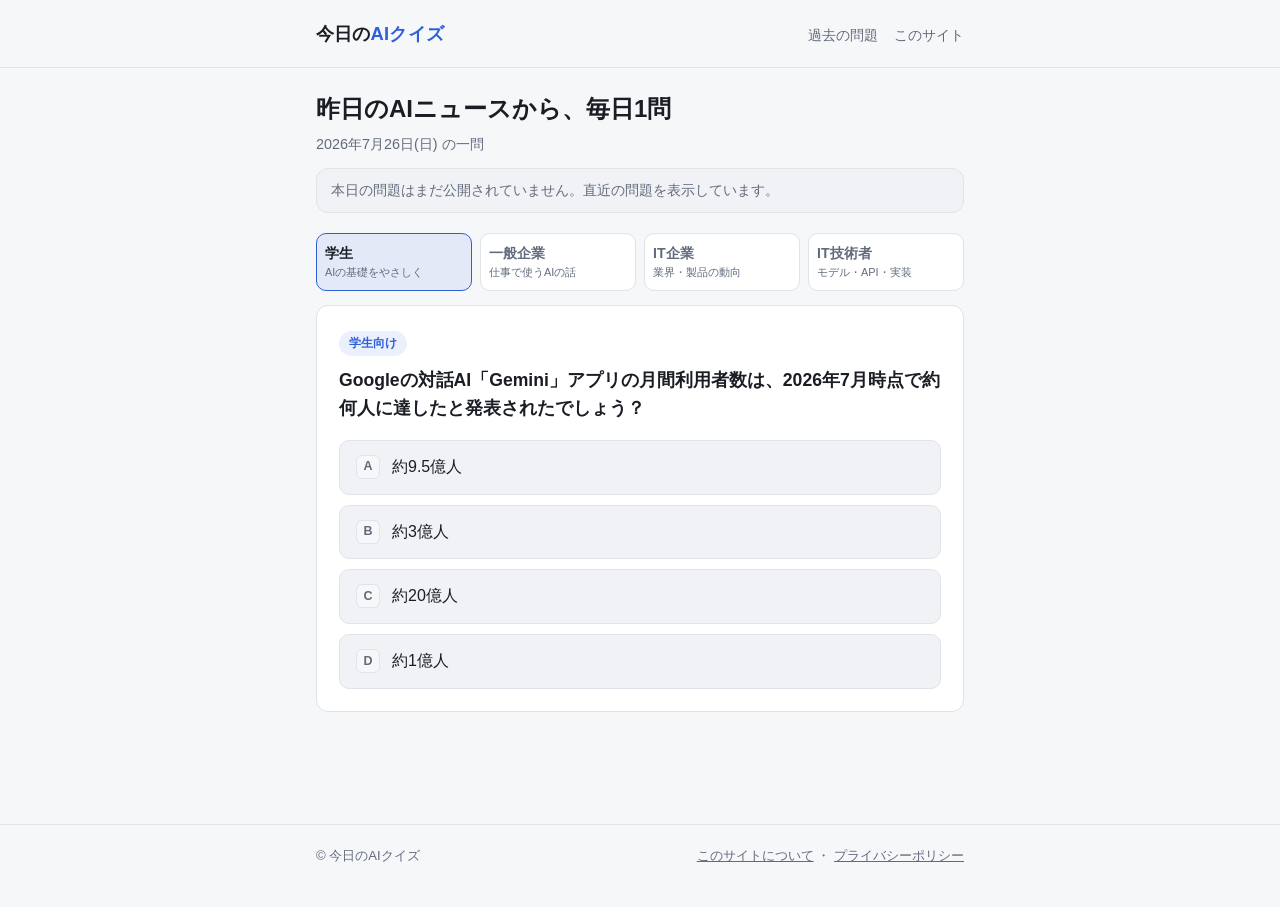
<file: index.html>
<!DOCTYPE html>
<html lang="ja">
  <head>
    <meta charset="UTF-8" />
    <meta name="viewport" content="width=device-width, initial-scale=1" />
    <title>今日のAIクイズ | 毎日1問・AIニュース4択クイズ</title>
    <meta
      name="description"
      content="前日のAIニュースから作った4択クイズを毎日1問だけ出題。学生・一般企業・IT企業・IT技術者の4レベルから選べます。登録不要、通勤通学のすきま時間に30秒。"
    />
    <link rel="stylesheet" href="assets/style.css" />
  </head>
  <body data-page="quiz">
    <header class="site-header">
      <div class="wrap">
        <a class="logo" href="index.html">今日の<span>AIクイズ</span></a>
        <nav class="site-nav">
          <a href="archive.html">過去の問題</a>
          <a href="about.html">このサイト</a>
        </nav>
      </div>
    </header>

    <main class="wrap">
      <div class="hero">
        <h1>昨日のAIニュースから、毎日1問</h1>
        <p class="quiz-date" id="quiz-date">読み込み中…</p>
        <p class="stale-notice hidden" id="stale-notice"></p>
      </div>

      <div class="ad-slot" id="ad-top"></div>

      <div id="segment-tabs"></div>
      <div id="quiz-root"></div>

      <div class="ad-slot" id="ad-bottom"></div>
    </main>

    <footer class="site-footer">
      <div class="wrap">
        <span>&copy; 今日のAIクイズ</span>
        <span>
          <a href="about.html">このサイトについて</a> ・
          <a href="privacy.html">プライバシーポリシー</a>
        </span>
      </div>
    </footer>

    <script src="assets/app.js"></script>
  </body>
</html>
</file>
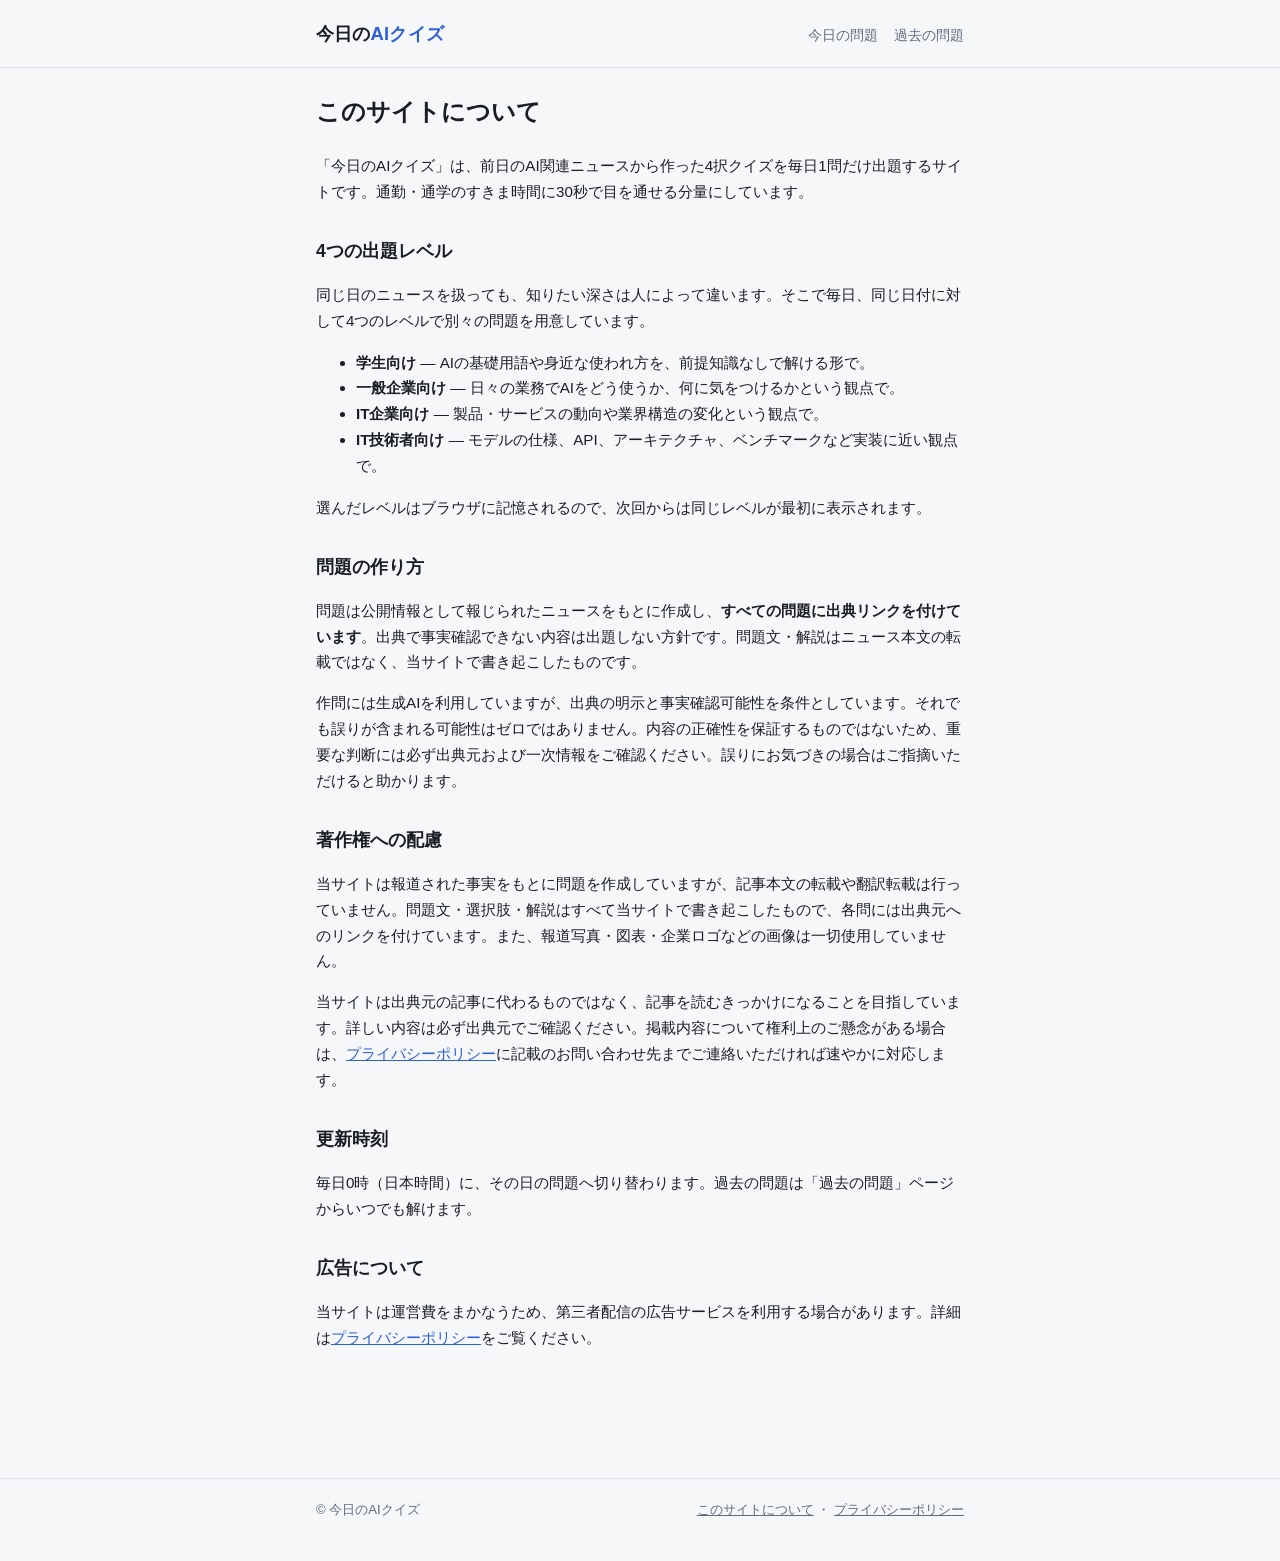
<file: about.html>
<!DOCTYPE html>
<html lang="ja">
  <head>
    <meta charset="UTF-8" />
    <meta name="viewport" content="width=device-width, initial-scale=1" />
    <title>このサイトについて | 今日のAIクイズ</title>
    <meta
      name="description"
      content="今日のAIクイズの趣旨、出題レベルの違い、問題の作り方と出典の扱いについて説明しています。"
    />
    <link rel="stylesheet" href="assets/style.css" />
  </head>
  <body data-page="about">
    <header class="site-header">
      <div class="wrap">
        <a class="logo" href="index.html">今日の<span>AIクイズ</span></a>
        <nav class="site-nav">
          <a href="index.html">今日の問題</a>
          <a href="archive.html">過去の問題</a>
        </nav>
      </div>
    </header>

    <main class="wrap prose">
      <h1>このサイトについて</h1>

      <p>
        「今日のAIクイズ」は、前日のAI関連ニュースから作った4択クイズを毎日1問だけ出題するサイトです。通勤・通学のすきま時間に30秒で目を通せる分量にしています。
      </p>

      <h2>4つの出題レベル</h2>
      <p>
        同じ日のニュースを扱っても、知りたい深さは人によって違います。そこで毎日、同じ日付に対して4つのレベルで別々の問題を用意しています。
      </p>
      <ul>
        <li><strong>学生向け</strong> — AIの基礎用語や身近な使われ方を、前提知識なしで解ける形で。</li>
        <li><strong>一般企業向け</strong> — 日々の業務でAIをどう使うか、何に気をつけるかという観点で。</li>
        <li><strong>IT企業向け</strong> — 製品・サービスの動向や業界構造の変化という観点で。</li>
        <li>
          <strong>IT技術者向け</strong> — モデルの仕様、API、アーキテクチャ、ベンチマークなど実装に近い観点で。
        </li>
      </ul>
      <p>選んだレベルはブラウザに記憶されるので、次回からは同じレベルが最初に表示されます。</p>

      <h2>問題の作り方</h2>
      <p>
        問題は公開情報として報じられたニュースをもとに作成し、<strong>すべての問題に出典リンクを付けています</strong>。出典で事実確認できない内容は出題しない方針です。問題文・解説はニュース本文の転載ではなく、当サイトで書き起こしたものです。
      </p>
      <p>
        作問には生成AIを利用していますが、出典の明示と事実確認可能性を条件としています。それでも誤りが含まれる可能性はゼロではありません。内容の正確性を保証するものではないため、重要な判断には必ず出典元および一次情報をご確認ください。誤りにお気づきの場合はご指摘いただけると助かります。
      </p>

      <h2>著作権への配慮</h2>
      <p>
        当サイトは報道された事実をもとに問題を作成していますが、記事本文の転載や翻訳転載は行っていません。問題文・選択肢・解説はすべて当サイトで書き起こしたもので、各問には出典元へのリンクを付けています。また、報道写真・図表・企業ロゴなどの画像は一切使用していません。
      </p>
      <p>
        当サイトは出典元の記事に代わるものではなく、記事を読むきっかけになることを目指しています。詳しい内容は必ず出典元でご確認ください。掲載内容について権利上のご懸念がある場合は、<a href="privacy.html">プライバシーポリシー</a>に記載のお問い合わせ先までご連絡いただければ速やかに対応します。
      </p>

      <h2>更新時刻</h2>
      <p>毎日0時（日本時間）に、その日の問題へ切り替わります。過去の問題は「過去の問題」ページからいつでも解けます。</p>

      <h2>広告について</h2>
      <p>
        当サイトは運営費をまかなうため、第三者配信の広告サービスを利用する場合があります。詳細は<a href="privacy.html">プライバシーポリシー</a>をご覧ください。
      </p>
    </main>

    <footer class="site-footer">
      <div class="wrap">
        <span>&copy; 今日のAIクイズ</span>
        <span>
          <a href="about.html">このサイトについて</a> ・
          <a href="privacy.html">プライバシーポリシー</a>
        </span>
      </div>
    </footer>
  </body>
</html>
</file>
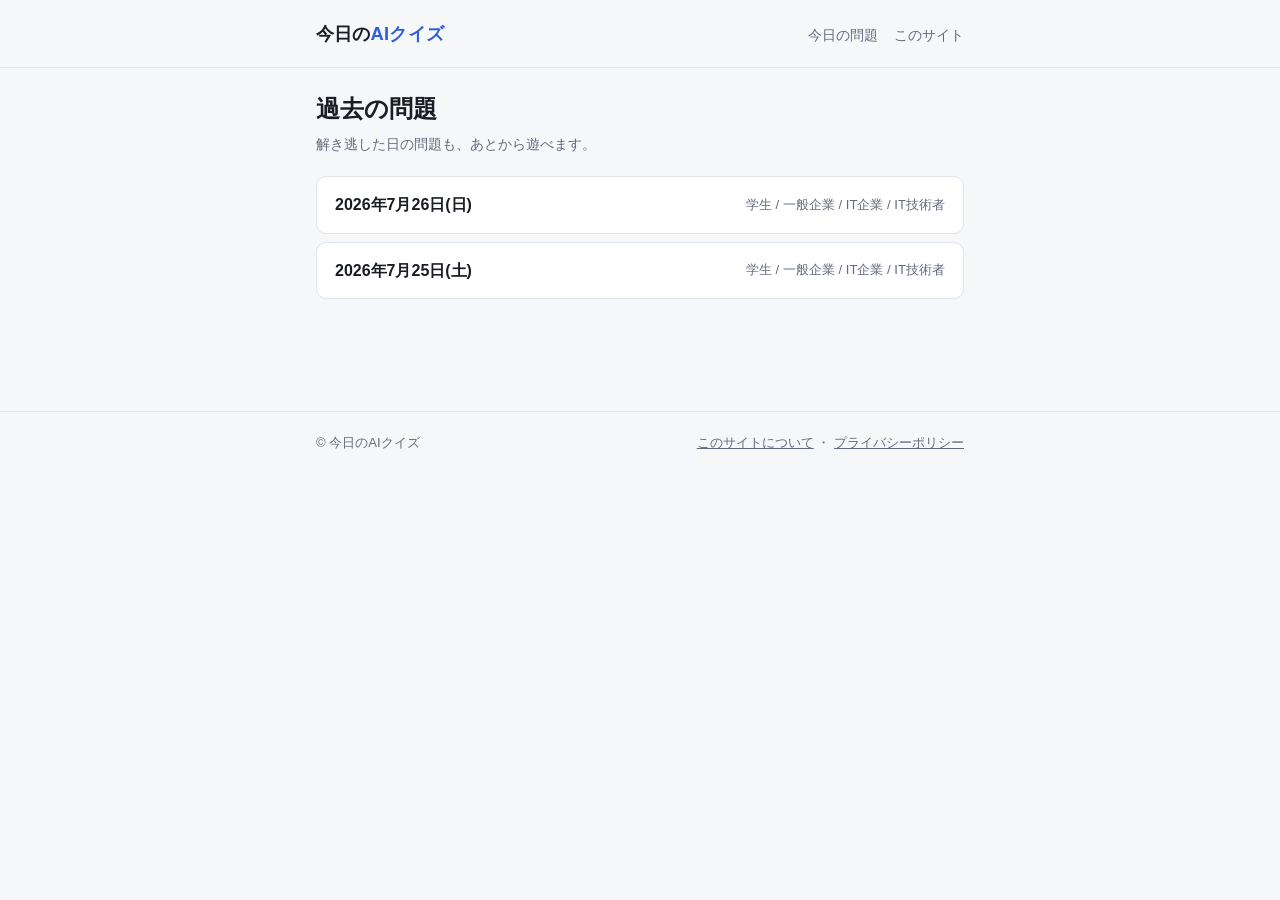
<file: archive.html>
<!DOCTYPE html>
<html lang="ja">
  <head>
    <meta charset="UTF-8" />
    <meta name="viewport" content="width=device-width, initial-scale=1" />
    <title>過去の問題 | 今日のAIクイズ</title>
    <meta name="description" content="今日のAIクイズの過去出題分の一覧。解き逃した日の問題もあとから遊べます。" />
    <link rel="stylesheet" href="assets/style.css" />
  </head>
  <body data-page="archive">
    <header class="site-header">
      <div class="wrap">
        <a class="logo" href="index.html">今日の<span>AIクイズ</span></a>
        <nav class="site-nav">
          <a href="index.html">今日の問題</a>
          <a href="about.html">このサイト</a>
        </nav>
      </div>
    </header>

    <main class="wrap">
      <div class="hero">
        <h1>過去の問題</h1>
        <p class="quiz-date">解き逃した日の問題も、あとから遊べます。</p>
      </div>

      <div class="ad-slot" id="ad-top"></div>

      <div id="archive-root"></div>

      <div class="ad-slot" id="ad-bottom"></div>
    </main>

    <footer class="site-footer">
      <div class="wrap">
        <span>&copy; 今日のAIクイズ</span>
        <span>
          <a href="about.html">このサイトについて</a> ・
          <a href="privacy.html">プライバシーポリシー</a>
        </span>
      </div>
    </footer>

    <script src="assets/app.js"></script>
  </body>
</html>
</file>
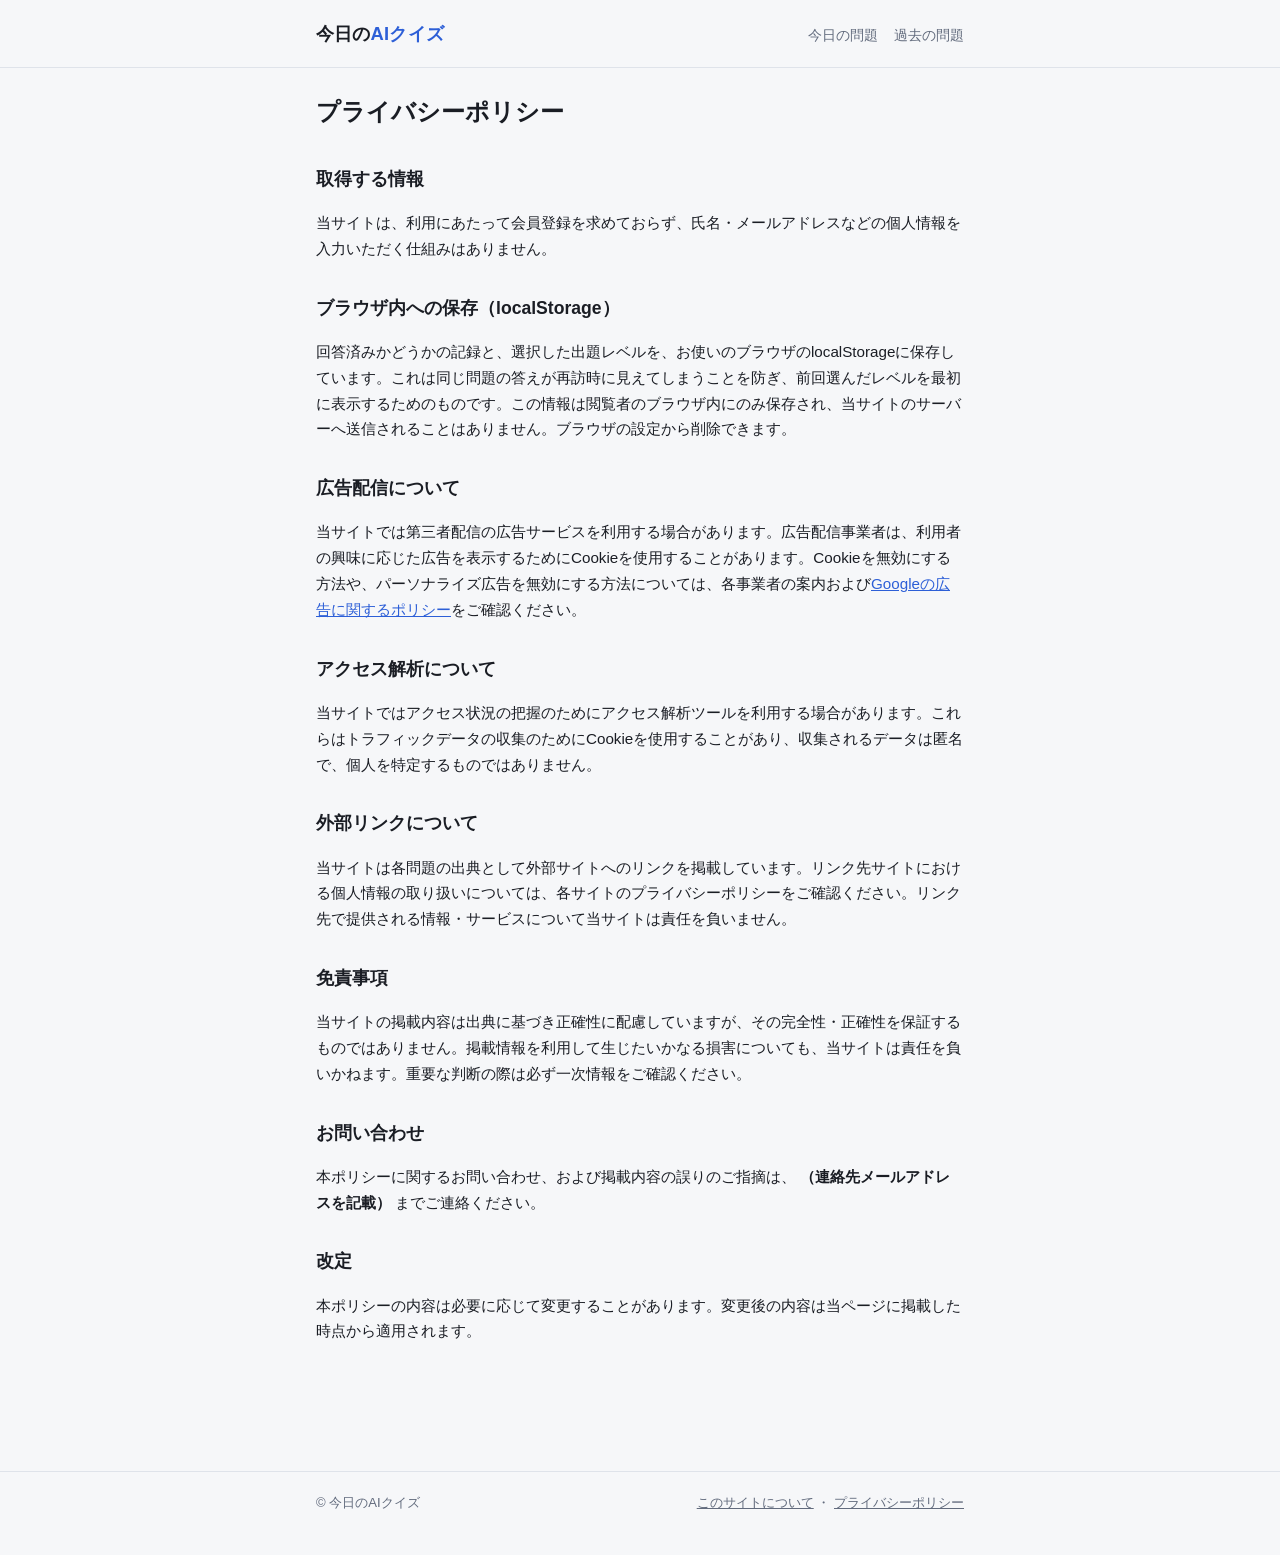
<file: privacy.html>
<!DOCTYPE html>
<html lang="ja">
  <head>
    <meta charset="UTF-8" />
    <meta name="viewport" content="width=device-width, initial-scale=1" />
    <title>プライバシーポリシー | 今日のAIクイズ</title>
    <meta name="description" content="今日のAIクイズにおける個人情報・Cookie・アクセス解析・広告配信の取り扱いについて。" />
    <link rel="stylesheet" href="assets/style.css" />
  </head>
  <body data-page="privacy">
    <header class="site-header">
      <div class="wrap">
        <a class="logo" href="index.html">今日の<span>AIクイズ</span></a>
        <nav class="site-nav">
          <a href="index.html">今日の問題</a>
          <a href="archive.html">過去の問題</a>
        </nav>
      </div>
    </header>

    <main class="wrap prose">
      <h1>プライバシーポリシー</h1>

      <h2>取得する情報</h2>
      <p>
        当サイトは、利用にあたって会員登録を求めておらず、氏名・メールアドレスなどの個人情報を入力いただく仕組みはありません。
      </p>

      <h2>ブラウザ内への保存（localStorage）</h2>
      <p>
        回答済みかどうかの記録と、選択した出題レベルを、お使いのブラウザのlocalStorageに保存しています。これは同じ問題の答えが再訪時に見えてしまうことを防ぎ、前回選んだレベルを最初に表示するためのものです。この情報は閲覧者のブラウザ内にのみ保存され、当サイトのサーバーへ送信されることはありません。ブラウザの設定から削除できます。
      </p>

      <h2>広告配信について</h2>
      <p>
        当サイトでは第三者配信の広告サービスを利用する場合があります。広告配信事業者は、利用者の興味に応じた広告を表示するためにCookieを使用することがあります。Cookieを無効にする方法や、パーソナライズ広告を無効にする方法については、各事業者の案内および<a
          href="https://policies.google.com/technologies/ads"
          target="_blank"
          rel="noopener"
          >Googleの広告に関するポリシー</a
        >をご確認ください。
      </p>

      <h2>アクセス解析について</h2>
      <p>
        当サイトではアクセス状況の把握のためにアクセス解析ツールを利用する場合があります。これらはトラフィックデータの収集のためにCookieを使用することがあり、収集されるデータは匿名で、個人を特定するものではありません。
      </p>

      <h2>外部リンクについて</h2>
      <p>
        当サイトは各問題の出典として外部サイトへのリンクを掲載しています。リンク先サイトにおける個人情報の取り扱いについては、各サイトのプライバシーポリシーをご確認ください。リンク先で提供される情報・サービスについて当サイトは責任を負いません。
      </p>

      <h2>免責事項</h2>
      <p>
        当サイトの掲載内容は出典に基づき正確性に配慮していますが、その完全性・正確性を保証するものではありません。掲載情報を利用して生じたいかなる損害についても、当サイトは責任を負いかねます。重要な判断の際は必ず一次情報をご確認ください。
      </p>

      <h2>お問い合わせ</h2>
      <p>
        本ポリシーに関するお問い合わせ、および掲載内容の誤りのご指摘は、
        <!-- TODO: 公開用の連絡先メールアドレスに差し替えてください -->
        <strong>（連絡先メールアドレスを記載）</strong>
        までご連絡ください。
      </p>

      <h2>改定</h2>
      <p>本ポリシーの内容は必要に応じて変更することがあります。変更後の内容は当ページに掲載した時点から適用されます。</p>
    </main>

    <footer class="site-footer">
      <div class="wrap">
        <span>&copy; 今日のAIクイズ</span>
        <span>
          <a href="about.html">このサイトについて</a> ・
          <a href="privacy.html">プライバシーポリシー</a>
        </span>
      </div>
    </footer>
  </body>
</html>
</file>
<file: assets/style.css>
:root {
  --bg: #0f1115;
  --surface: #181b22;
  --surface-2: #1f2430;
  --border: #2a3040;
  --text: #e8eaf0;
  --text-dim: #9aa3b5;
  --accent: #5b8cff;
  --accent-soft: rgba(91, 140, 255, 0.14);
  --correct: #34d399;
  --correct-soft: rgba(52, 211, 153, 0.13);
  --wrong: #f87171;
  --wrong-soft: rgba(248, 113, 113, 0.13);
  --radius: 12px;
  --maxw: 680px;
}

@media (prefers-color-scheme: light) {
  :root {
    --bg: #f6f7f9;
    --surface: #ffffff;
    --surface-2: #f0f2f6;
    --border: #dfe3ea;
    --text: #1a1d24;
    --text-dim: #626b7d;
    --accent: #2d5fd7;
    --accent-soft: rgba(45, 95, 215, 0.09);
    --correct: #0f9c6c;
    --correct-soft: rgba(15, 156, 108, 0.1);
    --wrong: #d1443f;
    --wrong-soft: rgba(209, 68, 63, 0.1);
  }
}

* {
  box-sizing: border-box;
}

body {
  margin: 0;
  background: var(--bg);
  color: var(--text);
  font-family: -apple-system, BlinkMacSystemFont, "Hiragino Sans", "Noto Sans JP",
    "Yu Gothic UI", Meiryo, sans-serif;
  line-height: 1.7;
  -webkit-text-size-adjust: 100%;
}

.wrap {
  max-width: var(--maxw);
  margin: 0 auto;
  padding: 0 16px 64px;
}

/* header */

.site-header {
  border-bottom: 1px solid var(--border);
  margin-bottom: 24px;
}

.site-header .wrap {
  padding-top: 18px;
  padding-bottom: 18px;
  display: flex;
  align-items: baseline;
  justify-content: space-between;
  gap: 12px;
  flex-wrap: wrap;
}

.logo {
  font-size: 1.15rem;
  font-weight: 700;
  letter-spacing: 0.01em;
  text-decoration: none;
  color: var(--text);
}

.logo span {
  color: var(--accent);
}

.site-nav {
  display: flex;
  gap: 16px;
  font-size: 0.87rem;
}

.site-nav a {
  color: var(--text-dim);
  text-decoration: none;
}

.site-nav a:hover {
  color: var(--text);
}

/* hero */

.hero {
  margin-bottom: 20px;
}

.hero h1 {
  font-size: 1.5rem;
  line-height: 1.4;
  margin: 0 0 6px;
}

.quiz-date {
  color: var(--text-dim);
  font-size: 0.9rem;
  margin: 0;
}

.stale-notice {
  margin: 12px 0 0;
  padding: 10px 14px;
  background: var(--surface-2);
  border: 1px solid var(--border);
  border-radius: var(--radius);
  color: var(--text-dim);
  font-size: 0.85rem;
}

/* segment tabs */

.segment-tabs {
  display: grid;
  grid-template-columns: repeat(4, 1fr);
  gap: 8px;
  margin: 20px 0 14px;
}

.segment-tab {
  display: flex;
  flex-direction: column;
  gap: 2px;
  padding: 10px 8px;
  background: var(--surface);
  border: 1px solid var(--border);
  border-radius: 10px;
  color: var(--text-dim);
  font: inherit;
  line-height: 1.35;
  text-align: center;
  cursor: pointer;
  transition: border-color 0.15s, background 0.15s, color 0.15s;
}

.segment-tab:hover {
  border-color: var(--accent);
  color: var(--text);
}

.segment-tab.is-active {
  border-color: var(--accent);
  background: var(--accent-soft);
  color: var(--text);
}

.segment-label {
  font-size: 0.88rem;
  font-weight: 700;
}

.segment-note {
  font-size: 0.68rem;
  color: var(--text-dim);
}

/* card */

.level-badge {
  display: inline-block;
  margin: 0 0 10px;
  padding: 2px 10px;
  background: var(--accent-soft);
  border-radius: 99px;
  color: var(--accent);
  font-size: 0.75rem;
  font-weight: 700;
}

.shared-note {
  margin: -4px 0 10px;
  color: var(--text-dim);
  font-size: 0.78rem;
}

.card {
  background: var(--surface);
  border: 1px solid var(--border);
  border-radius: var(--radius);
  padding: 22px;
}

.question {
  font-size: 1.1rem;
  font-weight: 600;
  margin: 0 0 18px;
  line-height: 1.6;
}

.choices {
  display: flex;
  flex-direction: column;
  gap: 10px;
}

.choice {
  display: flex;
  align-items: flex-start;
  gap: 12px;
  width: 100%;
  padding: 14px 16px;
  background: var(--surface-2);
  border: 1px solid var(--border);
  border-radius: 10px;
  color: var(--text);
  font: inherit;
  line-height: 1.55;
  text-align: left;
  cursor: pointer;
  transition: border-color 0.15s, background 0.15s;
}

.choice:hover:not(:disabled) {
  border-color: var(--accent);
  background: var(--accent-soft);
}

.choice:disabled {
  cursor: default;
}

.choice-key {
  flex: none;
  width: 24px;
  height: 24px;
  display: grid;
  place-items: center;
  border-radius: 6px;
  background: var(--bg);
  border: 1px solid var(--border);
  font-size: 0.78rem;
  font-weight: 700;
  color: var(--text-dim);
}

.choice.is-correct {
  border-color: var(--correct);
  background: var(--correct-soft);
}

.choice.is-correct .choice-key {
  background: var(--correct);
  border-color: var(--correct);
  color: #fff;
}

.choice.is-wrong {
  border-color: var(--wrong);
  background: var(--wrong-soft);
}

.choice.is-wrong .choice-key {
  background: var(--wrong);
  border-color: var(--wrong);
  color: #fff;
}

.choice.is-muted {
  opacity: 0.5;
}

/* feedback */

.feedback {
  margin-top: 18px;
  padding-top: 18px;
  border-top: 1px solid var(--border);
}

.verdict {
  font-weight: 700;
  margin: 0 0 8px;
}

.verdict.ok {
  color: var(--correct);
}

.verdict.ng {
  color: var(--wrong);
}

.explanation {
  margin: 0 0 12px;
  font-size: 0.95rem;
}

.source {
  font-size: 0.85rem;
  color: var(--text-dim);
  margin: 0;
}

.source a {
  color: var(--accent);
}

/* buttons */

.btn {
  display: inline-block;
  padding: 12px 22px;
  border: 1px solid var(--accent);
  border-radius: 10px;
  background: var(--accent);
  color: #fff;
  font: inherit;
  font-weight: 600;
  text-decoration: none;
  text-align: center;
  cursor: pointer;
}

.btn:hover {
  opacity: 0.9;
}

.btn-ghost {
  background: transparent;
  color: var(--accent);
}

.actions {
  margin-top: 18px;
  display: flex;
  gap: 10px;
  flex-wrap: wrap;
}

/* archive */

.archive-list {
  list-style: none;
  margin: 0;
  padding: 0;
  display: flex;
  flex-direction: column;
  gap: 8px;
}

.archive-list a {
  display: flex;
  justify-content: space-between;
  align-items: center;
  gap: 12px;
  padding: 14px 18px;
  background: var(--surface);
  border: 1px solid var(--border);
  border-radius: 10px;
  color: var(--text);
  text-decoration: none;
}

.archive-list a:hover {
  border-color: var(--accent);
}

.archive-list .day {
  font-weight: 600;
}

.archive-list .meta {
  font-size: 0.82rem;
  color: var(--text-dim);
}

/* prose (about / privacy) */

.prose h1 {
  font-size: 1.5rem;
  margin: 0 0 20px;
}

.prose h2 {
  font-size: 1.1rem;
  margin: 32px 0 8px;
}

.prose p,
.prose li {
  font-size: 0.95rem;
}

.prose a {
  color: var(--accent);
}

/* ad slots */

.ad-slot {
  margin: 28px 0;
  min-height: 0;
}

.ad-slot:empty {
  display: none;
}

/* footer */

.site-footer {
  border-top: 1px solid var(--border);
  margin-top: 48px;
  padding: 20px 0 40px;
  color: var(--text-dim);
  font-size: 0.82rem;
}

.site-footer .wrap {
  padding-bottom: 0;
  display: flex;
  justify-content: space-between;
  gap: 12px;
  flex-wrap: wrap;
}

.site-footer a {
  color: var(--text-dim);
}

.muted {
  color: var(--text-dim);
}

.small {
  font-size: 0.82rem;
}

.hidden {
  display: none !important;
}

@media (max-width: 480px) {
  .hero h1 {
    font-size: 1.3rem;
  }
  .card {
    padding: 18px 16px;
  }
  .actions .btn {
    flex: 1;
  }
  .segment-tabs {
    grid-template-columns: repeat(2, 1fr);
  }
}
</file>
